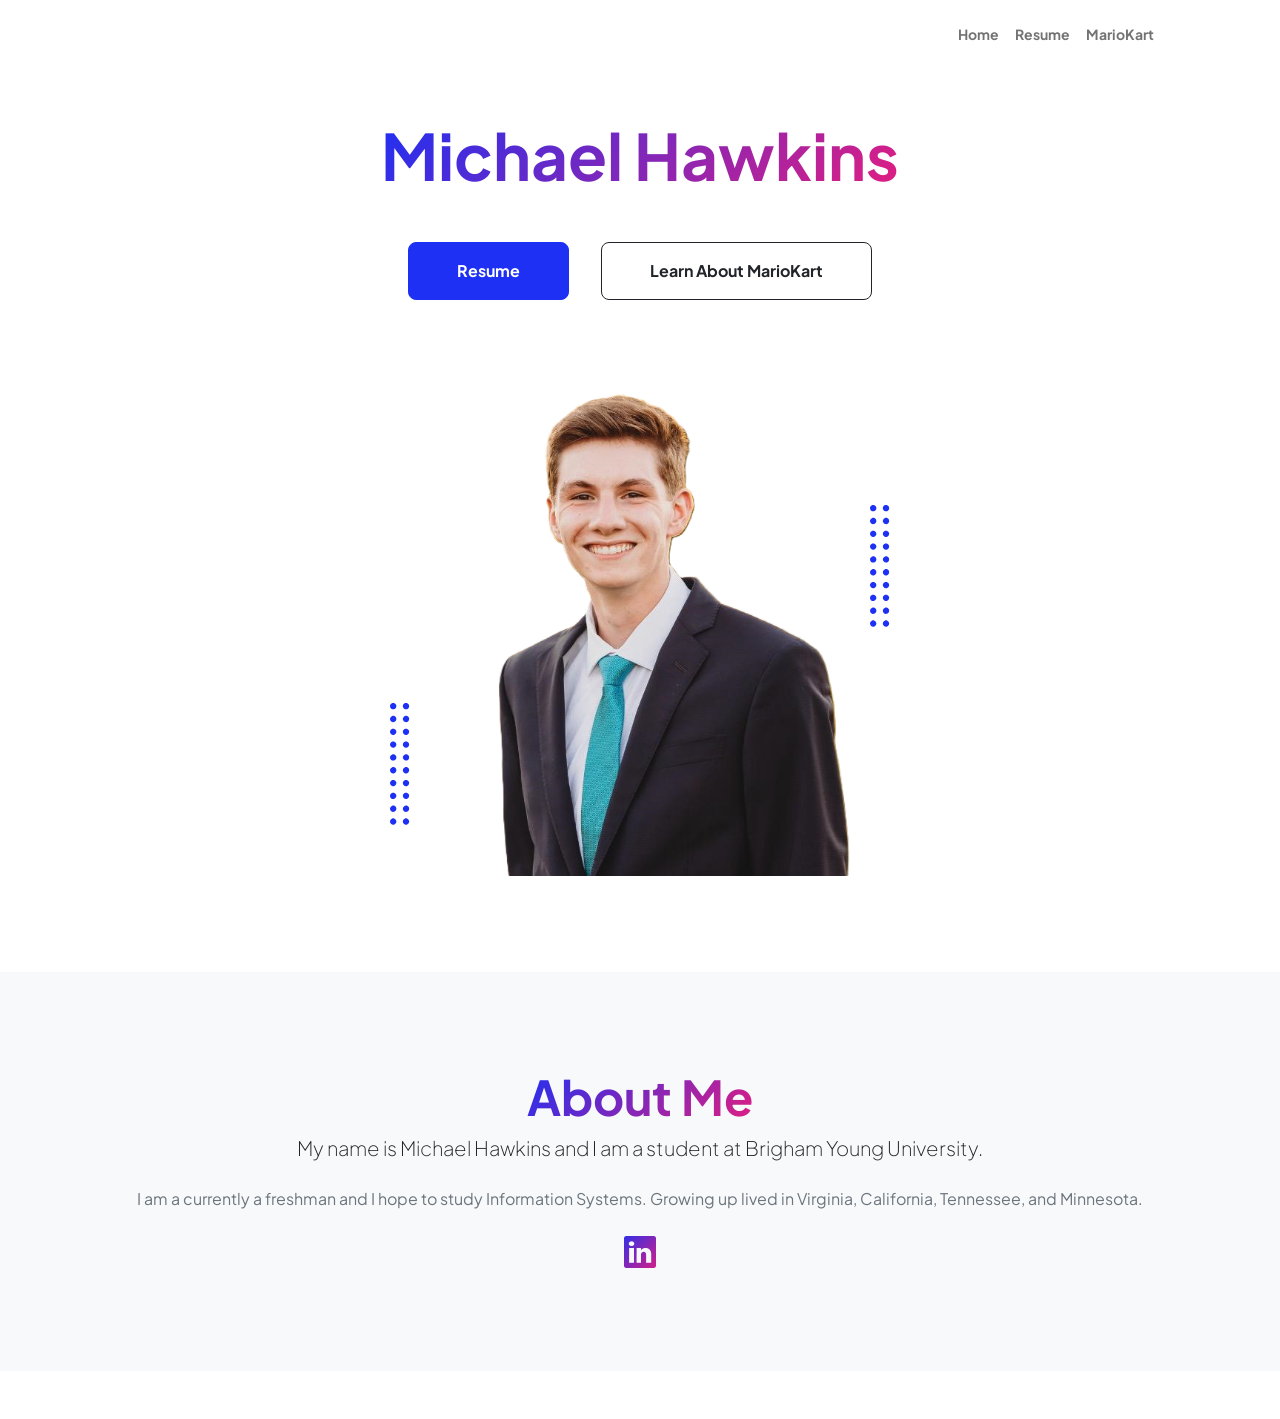
<file: index.html>
<!DOCTYPE html>
<html lang="en">
    <head>
        <meta charset="utf-8" />
        <meta name="viewport" content="width=device-width, initial-scale=1, shrink-to-fit=no" />
        <meta name="description" content="" />
        <meta name="author" content="" />
        <title>Personal - Start Bootstrap Theme</title>
        <!-- Favicon-->
        <link rel="icon" type="image/x-icon" href="assets/favicon.ico" />
        <!-- Custom Google font-->
        <link rel="preconnect" href="https://fonts.googleapis.com" />
        <link rel="preconnect" href="https://fonts.gstatic.com" crossorigin />
        <link href="https://fonts.googleapis.com/css2?family=Plus+Jakarta+Sans:wght@100;200;300;400;500;600;700;800;900&amp;display=swap" rel="stylesheet" />
        <!-- Bootstrap icons-->
        <link href="https://cdn.jsdelivr.net/npm/bootstrap-icons@1.8.1/font/bootstrap-icons.css" rel="stylesheet" />
        <!-- Core theme CSS (includes Bootstrap)-->
        <link href="css/styles.css" rel="stylesheet" />
    </head>
    <body class="d-flex flex-column h-100">
        <main class="flex-shrink-0">
            <!-- Navigation-->
            <nav class="navbar navbar-expand-lg navbar-light bg-white py-3">
                <div class="container px-5">
                    <a class="navbar-brand" href="index.html"><span class="fw-bolder text-primary"></span></a>
                    <button class="navbar-toggler" type="button" data-bs-toggle="collapse" data-bs-target="#navbarSupportedContent" aria-controls="navbarSupportedContent" aria-expanded="false" aria-label="Toggle navigation"><span class="navbar-toggler-icon"></span></button>
                    <div class="collapse navbar-collapse" id="navbarSupportedContent">
                        <ul class="navbar-nav ms-auto mb-2 mb-lg-0 small fw-bolder">
                            <li class="nav-item"><a class="nav-link" href="index.html">Home</a></li>
                            <li class="nav-item"><a class="nav-link" href="resume.html">Resume</a></li>
                            <li class="nav-item"><a class="nav-link" href="hobbies.html">MarioKart</a></li>
                            <!-- <li class="nav-item"><a class="nav-link" href="contact.html">Contact</a></li> -->
                        </ul>
                    </div>
                </div>
            </nav>
            <!-- Header-->
            <header class="py-5">
                <div class="container px-5 pb-5">
                    <div class="row gx-5 align-items-center">
                        <div class="col-xxl-5">
                            <!-- Header text content-->
                            <div class="text-center text-xxl-start">
                                <!-- <div class="badge bg-gradient-primary-to-secondary text-white mb-4"><div class="text-uppercase">Design &middot; Development &middot; Marketing</div></div>
                                <div class="fs-3 fw-light text-muted"></div> -->
                                <h1 class="display-3 fw-bolder mb-5"><span class="text-gradient d-inline">Michael Hawkins</span></h1>
                                <div class="d-grid gap-3 d-sm-flex justify-content-sm-center justify-content-xxl-start mb-3">
                                    <a class="btn btn-primary btn-lg px-5 py-3 me-sm-3 fs-6 fw-bolder" href="resume.html">Resume</a>
                                    <a class="btn btn-outline-dark btn-lg px-5 py-3 fs-6 fw-bolder" href="hobbies.html">Learn About MarioKart</a>
                                </div>
                            </div>
                        </div>
                        <div class="col-xxl-7">
                            <!-- Header profile picture-->
                            <div class="d-flex justify-content-center mt-5 mt-xxl-0">
                                <div class="profile bg-gradient-primary-to-secondary">
                                    <!-- TIP: For best results, use a photo with a transparent background like the demo example below-->
                                    <!-- Watch a tutorial on how to do this on YouTube (link)-->
                                    <img class="profile-img" src="assets/profile.png" alt="..." />
                                    <div class="dots-1">
                                        <!-- SVG Dots-->
                                        <svg version="1.1" xmlns="http://www.w3.org/2000/svg" xmlns:xlink="http://www.w3.org/1999/xlink" x="0px" y="0px" viewBox="0 0 191.6 1215.4" style="enable-background: new 0 0 191.6 1215.4" xml:space="preserve">
                                            <g transform="translate(0.000000,1280.000000) scale(0.100000,-0.100000)">
                                                <path d="M227.7,12788.6c-105-35-200-141-222-248c-43-206,163-412,369-369c155,32,275,190,260,339c-11,105-90,213-190,262        C383.7,12801.6,289.7,12808.6,227.7,12788.6z"></path>
                                                <path d="M1507.7,12788.6c-151-50-253-216-222-362c25-119,136-230,254-255c194-41,395,142,375,339c-11,105-90,213-190,262        C1663.7,12801.6,1569.7,12808.6,1507.7,12788.6z"></path>
                                                <path d="M227.7,11508.6c-105-35-200-141-222-248c-43-206,163-412,369-369c155,32,275,190,260,339c-11,105-90,213-190,262        C383.7,11521.6,289.7,11528.6,227.7,11508.6z"></path>
                                                <path d="M1507.7,11508.6c-151-50-253-216-222-362c25-119,136-230,254-255c194-41,395,142,375,339c-11,105-90,213-190,262        C1663.7,11521.6,1569.7,11528.6,1507.7,11508.6z"></path>
                                                <path d="M227.7,10228.6c-105-35-200-141-222-248c-43-206,163-412,369-369c155,32,275,190,260,339c-11,105-90,213-190,262        C383.7,10241.6,289.7,10248.6,227.7,10228.6z"></path>
                                                <path d="M1507.7,10228.6c-105-35-200-141-222-248c-43-206,163-412,369-369c155,32,275,190,260,339c-11,105-90,213-190,262        C1663.7,10241.6,1569.7,10248.6,1507.7,10228.6z"></path>
                                                <path d="M227.7,8948.6c-105-35-200-141-222-248c-43-206,163-412,369-369c155,32,275,190,260,339c-11,105-90,213-190,262        C383.7,8961.6,289.7,8968.6,227.7,8948.6z"></path>
                                                <path d="M1507.7,8948.6c-105-35-200-141-222-248c-43-206,163-412,369-369c155,32,275,190,260,339c-11,105-90,213-190,262        C1663.7,8961.6,1569.7,8968.6,1507.7,8948.6z"></path>
                                                <path d="M227.7,7668.6c-105-35-200-141-222-248c-43-206,163-412,369-369c155,32,275,190,260,339c-11,105-90,213-190,262        C383.7,7681.6,289.7,7688.6,227.7,7668.6z"></path>
                                                <path d="M1507.7,7668.6c-105-35-200-141-222-248c-43-206,163-412,369-369c155,32,275,190,260,339c-11,105-90,213-190,262        C1663.7,7681.6,1569.7,7688.6,1507.7,7668.6z"></path>
                                                <path d="M227.7,6388.6c-105-35-200-141-222-248c-43-206,163-412,369-369c155,32,275,190,260,339c-11,105-90,213-190,262        C383.7,6401.6,289.7,6408.6,227.7,6388.6z"></path>
                                                <path d="M1507.7,6388.6c-105-35-200-141-222-248c-43-206,163-412,369-369c155,32,275,190,260,339c-11,105-90,213-190,262        C1663.7,6401.6,1569.7,6408.6,1507.7,6388.6z"></path>
                                                <path d="M227.7,5108.6c-105-35-200-141-222-248c-43-206,163-412,369-369c155,32,275,190,260,339c-11,105-90,213-190,262        C383.7,5121.6,289.7,5128.6,227.7,5108.6z"></path>
                                                <path d="M1507.7,5108.6c-105-35-200-141-222-248c-43-206,163-412,369-369c155,32,275,190,260,339c-11,105-90,213-190,262        C1663.7,5121.6,1569.7,5128.6,1507.7,5108.6z"></path>
                                                <path d="M227.7,3828.6c-105-35-200-141-222-248c-43-206,163-412,369-369c155,32,275,190,260,339c-11,105-90,213-190,262        C383.7,3841.6,289.7,3848.6,227.7,3828.6z"></path>
                                                <path d="M1507.7,3828.6c-105-35-200-141-222-248c-43-206,163-412,369-369c155,32,275,190,260,339c-11,105-90,213-190,262        C1663.7,3841.6,1569.7,3848.6,1507.7,3828.6z"></path>
                                                <path d="M227.7,2548.6c-105-35-200-141-222-248c-43-206,163-412,369-369c155,32,275,190,260,339c-11,105-90,213-190,262        C383.7,2561.6,289.7,2568.6,227.7,2548.6z"></path>
                                                <path d="M1507.7,2548.6c-105-35-200-141-222-248c-43-206,163-412,369-369c155,32,275,190,260,339c-11,105-90,213-190,262        C1663.7,2561.6,1569.7,2568.6,1507.7,2548.6z"></path>
                                                <path d="M227.7,1268.6c-105-35-200-141-222-248c-43-206,163-412,369-369c155,32,275,190,260,339c-11,105-90,213-190,262        C383.7,1281.6,289.7,1288.6,227.7,1268.6z"></path>
                                                <path d="M1507.7,1268.6c-105-35-200-141-222-248c-43-206,163-412,369-369c155,32,275,190,260,339c-11,105-90,213-190,262        C1663.7,1281.6,1569.7,1288.6,1507.7,1268.6z"></path>
                                            </g>
                                        </svg>
                                        <!-- END of SVG dots-->
                                    </div>
                                    <div class="dots-2">
                                        <!-- SVG Dots-->
                                        <svg version="1.1" xmlns="http://www.w3.org/2000/svg" xmlns:xlink="http://www.w3.org/1999/xlink" x="0px" y="0px" viewBox="0 0 191.6 1215.4" style="enable-background: new 0 0 191.6 1215.4" xml:space="preserve">
                                            <g transform="translate(0.000000,1280.000000) scale(0.100000,-0.100000)">
                                                <path d="M227.7,12788.6c-105-35-200-141-222-248c-43-206,163-412,369-369c155,32,275,190,260,339c-11,105-90,213-190,262        C383.7,12801.6,289.7,12808.6,227.7,12788.6z"></path>
                                                <path d="M1507.7,12788.6c-151-50-253-216-222-362c25-119,136-230,254-255c194-41,395,142,375,339c-11,105-90,213-190,262        C1663.7,12801.6,1569.7,12808.6,1507.7,12788.6z"></path>
                                                <path d="M227.7,11508.6c-105-35-200-141-222-248c-43-206,163-412,369-369c155,32,275,190,260,339c-11,105-90,213-190,262        C383.7,11521.6,289.7,11528.6,227.7,11508.6z"></path>
                                                <path d="M1507.7,11508.6c-151-50-253-216-222-362c25-119,136-230,254-255c194-41,395,142,375,339c-11,105-90,213-190,262        C1663.7,11521.6,1569.7,11528.6,1507.7,11508.6z"></path>
                                                <path d="M227.7,10228.6c-105-35-200-141-222-248c-43-206,163-412,369-369c155,32,275,190,260,339c-11,105-90,213-190,262        C383.7,10241.6,289.7,10248.6,227.7,10228.6z"></path>
                                                <path d="M1507.7,10228.6c-105-35-200-141-222-248c-43-206,163-412,369-369c155,32,275,190,260,339c-11,105-90,213-190,262        C1663.7,10241.6,1569.7,10248.6,1507.7,10228.6z"></path>
                                                <path d="M227.7,8948.6c-105-35-200-141-222-248c-43-206,163-412,369-369c155,32,275,190,260,339c-11,105-90,213-190,262        C383.7,8961.6,289.7,8968.6,227.7,8948.6z"></path>
                                                <path d="M1507.7,8948.6c-105-35-200-141-222-248c-43-206,163-412,369-369c155,32,275,190,260,339c-11,105-90,213-190,262        C1663.7,8961.6,1569.7,8968.6,1507.7,8948.6z"></path>
                                                <path d="M227.7,7668.6c-105-35-200-141-222-248c-43-206,163-412,369-369c155,32,275,190,260,339c-11,105-90,213-190,262        C383.7,7681.6,289.7,7688.6,227.7,7668.6z"></path>
                                                <path d="M1507.7,7668.6c-105-35-200-141-222-248c-43-206,163-412,369-369c155,32,275,190,260,339c-11,105-90,213-190,262        C1663.7,7681.6,1569.7,7688.6,1507.7,7668.6z"></path>
                                                <path d="M227.7,6388.6c-105-35-200-141-222-248c-43-206,163-412,369-369c155,32,275,190,260,339c-11,105-90,213-190,262        C383.7,6401.6,289.7,6408.6,227.7,6388.6z"></path>
                                                <path d="M1507.7,6388.6c-105-35-200-141-222-248c-43-206,163-412,369-369c155,32,275,190,260,339c-11,105-90,213-190,262        C1663.7,6401.6,1569.7,6408.6,1507.7,6388.6z"></path>
                                                <path d="M227.7,5108.6c-105-35-200-141-222-248c-43-206,163-412,369-369c155,32,275,190,260,339c-11,105-90,213-190,262        C383.7,5121.6,289.7,5128.6,227.7,5108.6z"></path>
                                                <path d="M1507.7,5108.6c-105-35-200-141-222-248c-43-206,163-412,369-369c155,32,275,190,260,339c-11,105-90,213-190,262        C1663.7,5121.6,1569.7,5128.6,1507.7,5108.6z"></path>
                                                <path d="M227.7,3828.6c-105-35-200-141-222-248c-43-206,163-412,369-369c155,32,275,190,260,339c-11,105-90,213-190,262        C383.7,3841.6,289.7,3848.6,227.7,3828.6z"></path>
                                                <path d="M1507.7,3828.6c-105-35-200-141-222-248c-43-206,163-412,369-369c155,32,275,190,260,339c-11,105-90,213-190,262        C1663.7,3841.6,1569.7,3848.6,1507.7,3828.6z"></path>
                                                <path d="M227.7,2548.6c-105-35-200-141-222-248c-43-206,163-412,369-369c155,32,275,190,260,339c-11,105-90,213-190,262        C383.7,2561.6,289.7,2568.6,227.7,2548.6z"></path>
                                                <path d="M1507.7,2548.6c-105-35-200-141-222-248c-43-206,163-412,369-369c155,32,275,190,260,339c-11,105-90,213-190,262        C1663.7,2561.6,1569.7,2568.6,1507.7,2548.6z"></path>
                                                <path d="M227.7,1268.6c-105-35-200-141-222-248c-43-206,163-412,369-369c155,32,275,190,260,339c-11,105-90,213-190,262        C383.7,1281.6,289.7,1288.6,227.7,1268.6z"></path>
                                                <path d="M1507.7,1268.6c-105-35-200-141-222-248c-43-206,163-412,369-369c155,32,275,190,260,339c-11,105-90,213-190,262        C1663.7,1281.6,1569.7,1288.6,1507.7,1268.6z"></path>
                                            </g>
                                        </svg>
                                        <!-- END of SVG dots-->
                                    </div>
                                    <div class="dots-3">
                                        <!-- SVG Dots-->
                                        <svg version="1.1" xmlns="http://www.w3.org/2000/svg" xmlns:xlink="http://www.w3.org/1999/xlink" x="0px" y="0px" viewBox="0 0 191.6 1215.4" style="enable-background: new 0 0 191.6 1215.4" xml:space="preserve">
                                            <g transform="translate(0.000000,1280.000000) scale(0.100000,-0.100000)">
                                                <path d="M227.7,12788.6c-105-35-200-141-222-248c-43-206,163-412,369-369c155,32,275,190,260,339c-11,105-90,213-190,262        C383.7,12801.6,289.7,12808.6,227.7,12788.6z"></path>
                                                <path d="M1507.7,12788.6c-151-50-253-216-222-362c25-119,136-230,254-255c194-41,395,142,375,339c-11,105-90,213-190,262        C1663.7,12801.6,1569.7,12808.6,1507.7,12788.6z"></path>
                                                <path d="M227.7,11508.6c-105-35-200-141-222-248c-43-206,163-412,369-369c155,32,275,190,260,339c-11,105-90,213-190,262        C383.7,11521.6,289.7,11528.6,227.7,11508.6z"></path>
                                                <path d="M1507.7,11508.6c-151-50-253-216-222-362c25-119,136-230,254-255c194-41,395,142,375,339c-11,105-90,213-190,262        C1663.7,11521.6,1569.7,11528.6,1507.7,11508.6z"></path>
                                                <path d="M227.7,10228.6c-105-35-200-141-222-248c-43-206,163-412,369-369c155,32,275,190,260,339c-11,105-90,213-190,262        C383.7,10241.6,289.7,10248.6,227.7,10228.6z"></path>
                                                <path d="M1507.7,10228.6c-105-35-200-141-222-248c-43-206,163-412,369-369c155,32,275,190,260,339c-11,105-90,213-190,262        C1663.7,10241.6,1569.7,10248.6,1507.7,10228.6z"></path>
                                                <path d="M227.7,8948.6c-105-35-200-141-222-248c-43-206,163-412,369-369c155,32,275,190,260,339c-11,105-90,213-190,262        C383.7,8961.6,289.7,8968.6,227.7,8948.6z"></path>
                                                <path d="M1507.7,8948.6c-105-35-200-141-222-248c-43-206,163-412,369-369c155,32,275,190,260,339c-11,105-90,213-190,262        C1663.7,8961.6,1569.7,8968.6,1507.7,8948.6z"></path>
                                                <path d="M227.7,7668.6c-105-35-200-141-222-248c-43-206,163-412,369-369c155,32,275,190,260,339c-11,105-90,213-190,262        C383.7,7681.6,289.7,7688.6,227.7,7668.6z"></path>
                                                <path d="M1507.7,7668.6c-105-35-200-141-222-248c-43-206,163-412,369-369c155,32,275,190,260,339c-11,105-90,213-190,262        C1663.7,7681.6,1569.7,7688.6,1507.7,7668.6z"></path>
                                                <path d="M227.7,6388.6c-105-35-200-141-222-248c-43-206,163-412,369-369c155,32,275,190,260,339c-11,105-90,213-190,262        C383.7,6401.6,289.7,6408.6,227.7,6388.6z"></path>
                                                <path d="M1507.7,6388.6c-105-35-200-141-222-248c-43-206,163-412,369-369c155,32,275,190,260,339c-11,105-90,213-190,262        C1663.7,6401.6,1569.7,6408.6,1507.7,6388.6z"></path>
                                                <path d="M227.7,5108.6c-105-35-200-141-222-248c-43-206,163-412,369-369c155,32,275,190,260,339c-11,105-90,213-190,262        C383.7,5121.6,289.7,5128.6,227.7,5108.6z"></path>
                                                <path d="M1507.7,5108.6c-105-35-200-141-222-248c-43-206,163-412,369-369c155,32,275,190,260,339c-11,105-90,213-190,262        C1663.7,5121.6,1569.7,5128.6,1507.7,5108.6z"></path>
                                                <path d="M227.7,3828.6c-105-35-200-141-222-248c-43-206,163-412,369-369c155,32,275,190,260,339c-11,105-90,213-190,262        C383.7,3841.6,289.7,3848.6,227.7,3828.6z"></path>
                                                <path d="M1507.7,3828.6c-105-35-200-141-222-248c-43-206,163-412,369-369c155,32,275,190,260,339c-11,105-90,213-190,262        C1663.7,3841.6,1569.7,3848.6,1507.7,3828.6z"></path>
                                                <path d="M227.7,2548.6c-105-35-200-141-222-248c-43-206,163-412,369-369c155,32,275,190,260,339c-11,105-90,213-190,262        C383.7,2561.6,289.7,2568.6,227.7,2548.6z"></path>
                                                <path d="M1507.7,2548.6c-105-35-200-141-222-248c-43-206,163-412,369-369c155,32,275,190,260,339c-11,105-90,213-190,262        C1663.7,2561.6,1569.7,2568.6,1507.7,2548.6z"></path>
                                                <path d="M227.7,1268.6c-105-35-200-141-222-248c-43-206,163-412,369-369c155,32,275,190,260,339c-11,105-90,213-190,262        C383.7,1281.6,289.7,1288.6,227.7,1268.6z"></path>
                                                <path d="M1507.7,1268.6c-105-35-200-141-222-248c-43-206,163-412,369-369c155,32,275,190,260,339c-11,105-90,213-190,262        C1663.7,1281.6,1569.7,1288.6,1507.7,1268.6z"></path>
                                            </g>
                                        </svg>
                                        <!-- END of SVG dots-->
                                    </div>
                                    <div class="dots-4">
                                        <!-- SVG Dots-->
                                        <svg version="1.1" xmlns="http://www.w3.org/2000/svg" xmlns:xlink="http://www.w3.org/1999/xlink" x="0px" y="0px" viewBox="0 0 191.6 1215.4" style="enable-background: new 0 0 191.6 1215.4" xml:space="preserve">
                                            <g transform="translate(0.000000,1280.000000) scale(0.100000,-0.100000)">
                                                <path d="M227.7,12788.6c-105-35-200-141-222-248c-43-206,163-412,369-369c155,32,275,190,260,339c-11,105-90,213-190,262        C383.7,12801.6,289.7,12808.6,227.7,12788.6z"></path>
                                                <path d="M1507.7,12788.6c-151-50-253-216-222-362c25-119,136-230,254-255c194-41,395,142,375,339c-11,105-90,213-190,262        C1663.7,12801.6,1569.7,12808.6,1507.7,12788.6z"></path>
                                                <path d="M227.7,11508.6c-105-35-200-141-222-248c-43-206,163-412,369-369c155,32,275,190,260,339c-11,105-90,213-190,262        C383.7,11521.6,289.7,11528.6,227.7,11508.6z"></path>
                                                <path d="M1507.7,11508.6c-151-50-253-216-222-362c25-119,136-230,254-255c194-41,395,142,375,339c-11,105-90,213-190,262        C1663.7,11521.6,1569.7,11528.6,1507.7,11508.6z"></path>
                                                <path d="M227.7,10228.6c-105-35-200-141-222-248c-43-206,163-412,369-369c155,32,275,190,260,339c-11,105-90,213-190,262        C383.7,10241.6,289.7,10248.6,227.7,10228.6z"></path>
                                                <path d="M1507.7,10228.6c-105-35-200-141-222-248c-43-206,163-412,369-369c155,32,275,190,260,339c-11,105-90,213-190,262        C1663.7,10241.6,1569.7,10248.6,1507.7,10228.6z"></path>
                                                <path d="M227.7,8948.6c-105-35-200-141-222-248c-43-206,163-412,369-369c155,32,275,190,260,339c-11,105-90,213-190,262        C383.7,8961.6,289.7,8968.6,227.7,8948.6z"></path>
                                                <path d="M1507.7,8948.6c-105-35-200-141-222-248c-43-206,163-412,369-369c155,32,275,190,260,339c-11,105-90,213-190,262        C1663.7,8961.6,1569.7,8968.6,1507.7,8948.6z"></path>
                                                <path d="M227.7,7668.6c-105-35-200-141-222-248c-43-206,163-412,369-369c155,32,275,190,260,339c-11,105-90,213-190,262        C383.7,7681.6,289.7,7688.6,227.7,7668.6z"></path>
                                                <path d="M1507.7,7668.6c-105-35-200-141-222-248c-43-206,163-412,369-369c155,32,275,190,260,339c-11,105-90,213-190,262        C1663.7,7681.6,1569.7,7688.6,1507.7,7668.6z"></path>
                                                <path d="M227.7,6388.6c-105-35-200-141-222-248c-43-206,163-412,369-369c155,32,275,190,260,339c-11,105-90,213-190,262        C383.7,6401.6,289.7,6408.6,227.7,6388.6z"></path>
                                                <path d="M1507.7,6388.6c-105-35-200-141-222-248c-43-206,163-412,369-369c155,32,275,190,260,339c-11,105-90,213-190,262        C1663.7,6401.6,1569.7,6408.6,1507.7,6388.6z"></path>
                                                <path d="M227.7,5108.6c-105-35-200-141-222-248c-43-206,163-412,369-369c155,32,275,190,260,339c-11,105-90,213-190,262        C383.7,5121.6,289.7,5128.6,227.7,5108.6z"></path>
                                                <path d="M1507.7,5108.6c-105-35-200-141-222-248c-43-206,163-412,369-369c155,32,275,190,260,339c-11,105-90,213-190,262        C1663.7,5121.6,1569.7,5128.6,1507.7,5108.6z"></path>
                                                <path d="M227.7,3828.6c-105-35-200-141-222-248c-43-206,163-412,369-369c155,32,275,190,260,339c-11,105-90,213-190,262        C383.7,3841.6,289.7,3848.6,227.7,3828.6z"></path>
                                                <path d="M1507.7,3828.6c-105-35-200-141-222-248c-43-206,163-412,369-369c155,32,275,190,260,339c-11,105-90,213-190,262        C1663.7,3841.6,1569.7,3848.6,1507.7,3828.6z"></path>
                                                <path d="M227.7,2548.6c-105-35-200-141-222-248c-43-206,163-412,369-369c155,32,275,190,260,339c-11,105-90,213-190,262        C383.7,2561.6,289.7,2568.6,227.7,2548.6z"></path>
                                                <path d="M1507.7,2548.6c-105-35-200-141-222-248c-43-206,163-412,369-369c155,32,275,190,260,339c-11,105-90,213-190,262        C1663.7,2561.6,1569.7,2568.6,1507.7,2548.6z"></path>
                                                <path d="M227.7,1268.6c-105-35-200-141-222-248c-43-206,163-412,369-369c155,32,275,190,260,339c-11,105-90,213-190,262        C383.7,1281.6,289.7,1288.6,227.7,1268.6z"></path>
                                                <path d="M1507.7,1268.6c-105-35-200-141-222-248c-43-206,163-412,369-369c155,32,275,190,260,339c-11,105-90,213-190,262        C1663.7,1281.6,1569.7,1288.6,1507.7,1268.6z"></path>
                                            </g>
                                        </svg>
                                        <!-- END of SVG dots-->
                                    </div>
                                </div>
                            </div>
                        </div>
                    </div>
                </div>
            </header>
            <!-- About Section-->
            <section class="bg-light py-5">
                <div class="container px-5">
                    <div class="row gx-5 justify-content-center">
                        <div class="col-xxl-8">
                            <div class="text-center my-5">
                                <h2 class="display-5 fw-bolder"><span class="text-gradient d-inline">About Me</span></h2>
                                <p class="lead fw-light mb-4">My name is Michael Hawkins and I am a student at Brigham Young University.</p>
                                <p class="text-muted">I am a currently a freshman and I hope to study Information Systems. Growing up lived in Virginia, California, Tennessee, and Minnesota. </p>
                                <div class="d-flex justify-content-center fs-2 gap-4">
                                    <!-- <a class="text-gradient" href="#!"><i class="bi bi-twitter"></i></a> -->
                                    <a class="text-gradient" href="https://www.linkedin.com/in/michael-hawkins-81933a2b6"><i class="bi bi-linkedin"></i></a>
                                    <!-- <a class="text-gradient" href="#!"><i class="bi bi-github"></i></a> -->
                                </div>
                            </div>
                        </div>
                    </div>
                </div>
            </section>
        </main>
        <!-- Footer-->
        <footer class="bg-white py-4 mt-auto">
            <div class="container px-5">
                <div class="row align-items-center justify-content-between flex-column flex-sm-row">
                    <!-- <div class="col-auto"><div class="small m-0">Copyright &copy; Michael Hawkins 2023</div></div> -->
                    <div class="col-auto">
                        <!-- <a class="small" href="#!">Privacy</a>
                        <span class="mx-1">&middot;</span>
                        <a class="small" href="#!">Terms</a>
                        <span class="mx-1">&middot;</span>
                        <a class="small" href="#!">Contact</a> -->
                    </div>
                </div>
            </div>
        </footer>
        <!-- Bootstrap core JS-->
        <script src="https://cdn.jsdelivr.net/npm/bootstrap@5.2.3/dist/js/bootstrap.bundle.min.js"></script>
        <!-- Core theme JS-->
        <script src="js/scripts.js"></script>
    </body>
</html>
</file>
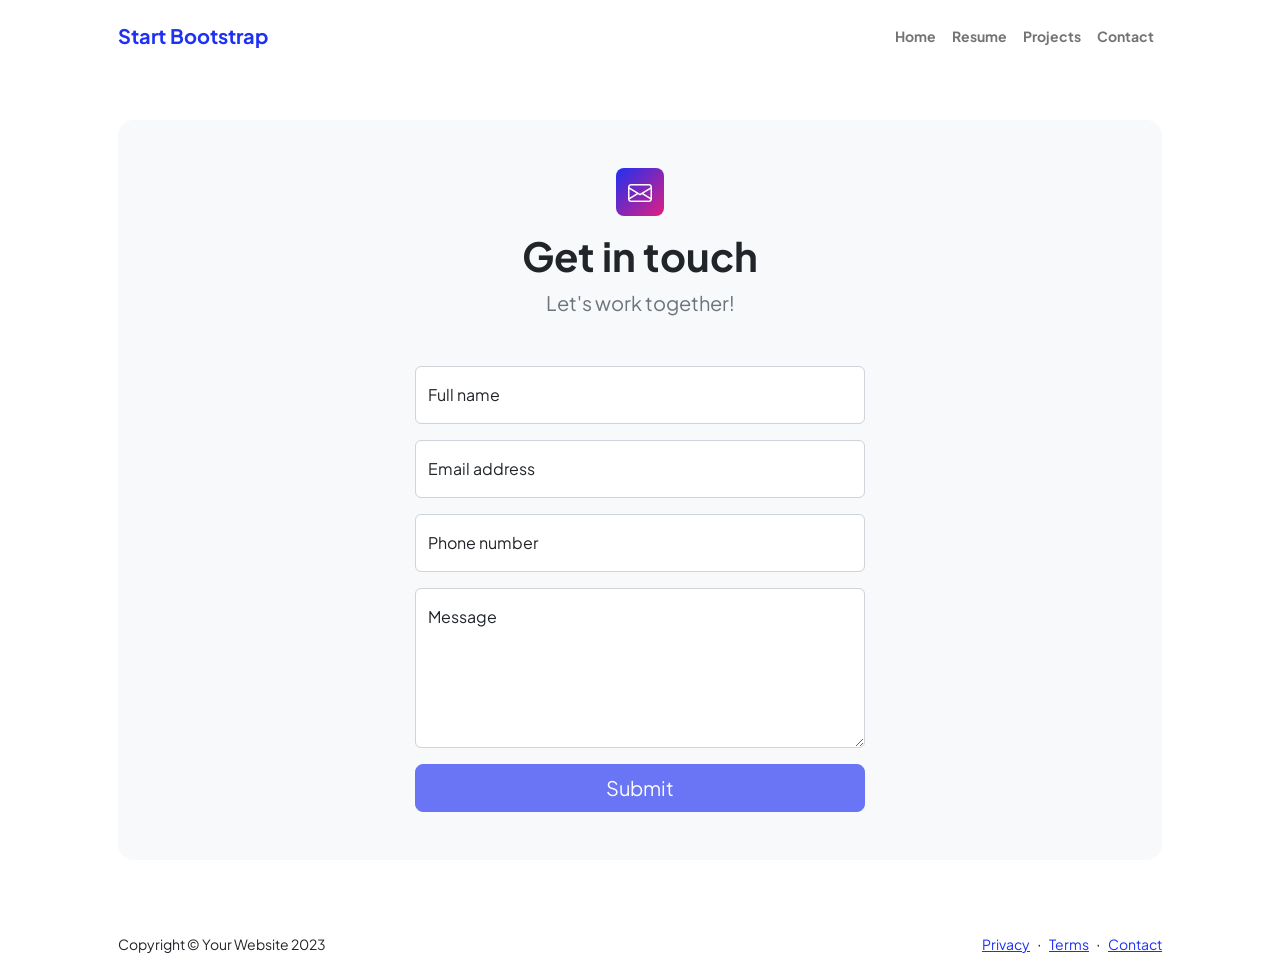
<file: contact.html>
<!DOCTYPE html>
<html lang="en">
    <head>
        <meta charset="utf-8" />
        <meta name="viewport" content="width=device-width, initial-scale=1, shrink-to-fit=no" />
        <meta name="description" content />
        <meta name="author" content />
        <title>Modern Business - Start Bootstrap Template</title>
        <!-- Favicon-->
        <link rel="icon" type="image/x-icon" href="assets/favicon.ico" />
        <!-- Custom Google font-->
        <link rel="preconnect" href="https://fonts.googleapis.com" />
        <link rel="preconnect" href="https://fonts.gstatic.com" crossorigin />
        <link href="https://fonts.googleapis.com/css2?family=Plus+Jakarta+Sans:wght@100;200;300;400;500;600;700;800;900&amp;display=swap" rel="stylesheet" />
        <!-- Bootstrap icons-->
        <link href="https://cdn.jsdelivr.net/npm/bootstrap-icons@1.8.1/font/bootstrap-icons.css" rel="stylesheet" />
        <!-- Core theme CSS (includes Bootstrap)-->
        <link href="css/styles.css" rel="stylesheet" />
    </head>
    <body class="d-flex flex-column">
        <main class="flex-shrink-0">
            <!-- Navigation-->
            <nav class="navbar navbar-expand-lg navbar-light bg-white py-3">
                <div class="container px-5">
                    <a class="navbar-brand" href="index.html"><span class="fw-bolder text-primary">Start Bootstrap</span></a>
                    <button class="navbar-toggler" type="button" data-bs-toggle="collapse" data-bs-target="#navbarSupportedContent" aria-controls="navbarSupportedContent" aria-expanded="false" aria-label="Toggle navigation"><span class="navbar-toggler-icon"></span></button>
                    <div class="collapse navbar-collapse" id="navbarSupportedContent">
                        <ul class="navbar-nav ms-auto mb-2 mb-lg-0 small fw-bolder">
                            <li class="nav-item"><a class="nav-link" href="index.html">Home</a></li>
                            <li class="nav-item"><a class="nav-link" href="resume.html">Resume</a></li>
                            <li class="nav-item"><a class="nav-link" href="projects.html">Projects</a></li>
                            <li class="nav-item"><a class="nav-link" href="contact.html">Contact</a></li>
                        </ul>
                    </div>
                </div>
            </nav>
            <!-- Page content-->
            <section class="py-5">
                <div class="container px-5">
                    <!-- Contact form-->
                    <div class="bg-light rounded-4 py-5 px-4 px-md-5">
                        <div class="text-center mb-5">
                            <div class="feature bg-primary bg-gradient-primary-to-secondary text-white rounded-3 mb-3"><i class="bi bi-envelope"></i></div>
                            <h1 class="fw-bolder">Get in touch</h1>
                            <p class="lead fw-normal text-muted mb-0">Let's work together!</p>
                        </div>
                        <div class="row gx-5 justify-content-center">
                            <div class="col-lg-8 col-xl-6">
                                <!-- * * * * * * * * * * * * * * *-->
                                <!-- * * SB Forms Contact Form * *-->
                                <!-- * * * * * * * * * * * * * * *-->
                                <!-- This form is pre-integrated with SB Forms.-->
                                <!-- To make this form functional, sign up at-->
                                <!-- https://startbootstrap.com/solution/contact-forms-->
                                <!-- to get an API token!-->
                                <form id="contactForm" data-sb-form-api-token="API_TOKEN">
                                    <!-- Name input-->
                                    <div class="form-floating mb-3">
                                        <input class="form-control" id="name" type="text" placeholder="Enter your name..." data-sb-validations="required" />
                                        <label for="name">Full name</label>
                                        <div class="invalid-feedback" data-sb-feedback="name:required">A name is required.</div>
                                    </div>
                                    <!-- Email address input-->
                                    <div class="form-floating mb-3">
                                        <input class="form-control" id="email" type="email" placeholder="name@example.com" data-sb-validations="required,email" />
                                        <label for="email">Email address</label>
                                        <div class="invalid-feedback" data-sb-feedback="email:required">An email is required.</div>
                                        <div class="invalid-feedback" data-sb-feedback="email:email">Email is not valid.</div>
                                    </div>
                                    <!-- Phone number input-->
                                    <div class="form-floating mb-3">
                                        <input class="form-control" id="phone" type="tel" placeholder="(123) 456-7890" data-sb-validations="required" />
                                        <label for="phone">Phone number</label>
                                        <div class="invalid-feedback" data-sb-feedback="phone:required">A phone number is required.</div>
                                    </div>
                                    <!-- Message input-->
                                    <div class="form-floating mb-3">
                                        <textarea class="form-control" id="message" type="text" placeholder="Enter your message here..." style="height: 10rem" data-sb-validations="required"></textarea>
                                        <label for="message">Message</label>
                                        <div class="invalid-feedback" data-sb-feedback="message:required">A message is required.</div>
                                    </div>
                                    <!-- Submit success message-->
                                    <!---->
                                    <!-- This is what your users will see when the form-->
                                    <!-- has successfully submitted-->
                                    <div class="d-none" id="submitSuccessMessage">
                                        <div class="text-center mb-3">
                                            <div class="fw-bolder">Form submission successful!</div>
                                            To activate this form, sign up at
                                            <br />
                                            <a href="https://startbootstrap.com/solution/contact-forms">https://startbootstrap.com/solution/contact-forms</a>
                                        </div>
                                    </div>
                                    <!-- Submit error message-->
                                    <!---->
                                    <!-- This is what your users will see when there is-->
                                    <!-- an error submitting the form-->
                                    <div class="d-none" id="submitErrorMessage"><div class="text-center text-danger mb-3">Error sending message!</div></div>
                                    <!-- Submit Button-->
                                    <div class="d-grid"><button class="btn btn-primary btn-lg disabled" id="submitButton" type="submit">Submit</button></div>
                                </form>
                            </div>
                        </div>
                    </div>
                </div>
            </section>
        </main>
        <!-- Footer-->
        <footer class="bg-white py-4 mt-auto">
            <div class="container px-5">
                <div class="row align-items-center justify-content-between flex-column flex-sm-row">
                    <div class="col-auto"><div class="small m-0">Copyright &copy; Your Website 2023</div></div>
                    <div class="col-auto">
                        <a class="small" href="#!">Privacy</a>
                        <span class="mx-1">&middot;</span>
                        <a class="small" href="#!">Terms</a>
                        <span class="mx-1">&middot;</span>
                        <a class="small" href="#!">Contact</a>
                    </div>
                </div>
            </div>
        </footer>
        <!-- Bootstrap core JS-->
        <script src="https://cdn.jsdelivr.net/npm/bootstrap@5.2.3/dist/js/bootstrap.bundle.min.js"></script>
        <!-- Core theme JS-->
        <script src="js/scripts.js"></script>
        <!-- * * * * * * * * * * * * * * * * * * * * * * * * * * * * * * * * * * * * * * * *-->
        <!-- * *                               SB Forms JS                               * *-->
        <!-- * * Activate your form at https://startbootstrap.com/solution/contact-forms * *-->
        <!-- * * * * * * * * * * * * * * * * * * * * * * * * * * * * * * * * * * * * * * * *-->
        <script src="https://cdn.startbootstrap.com/sb-forms-latest.js"></script>
    </body>
</html>
</file>
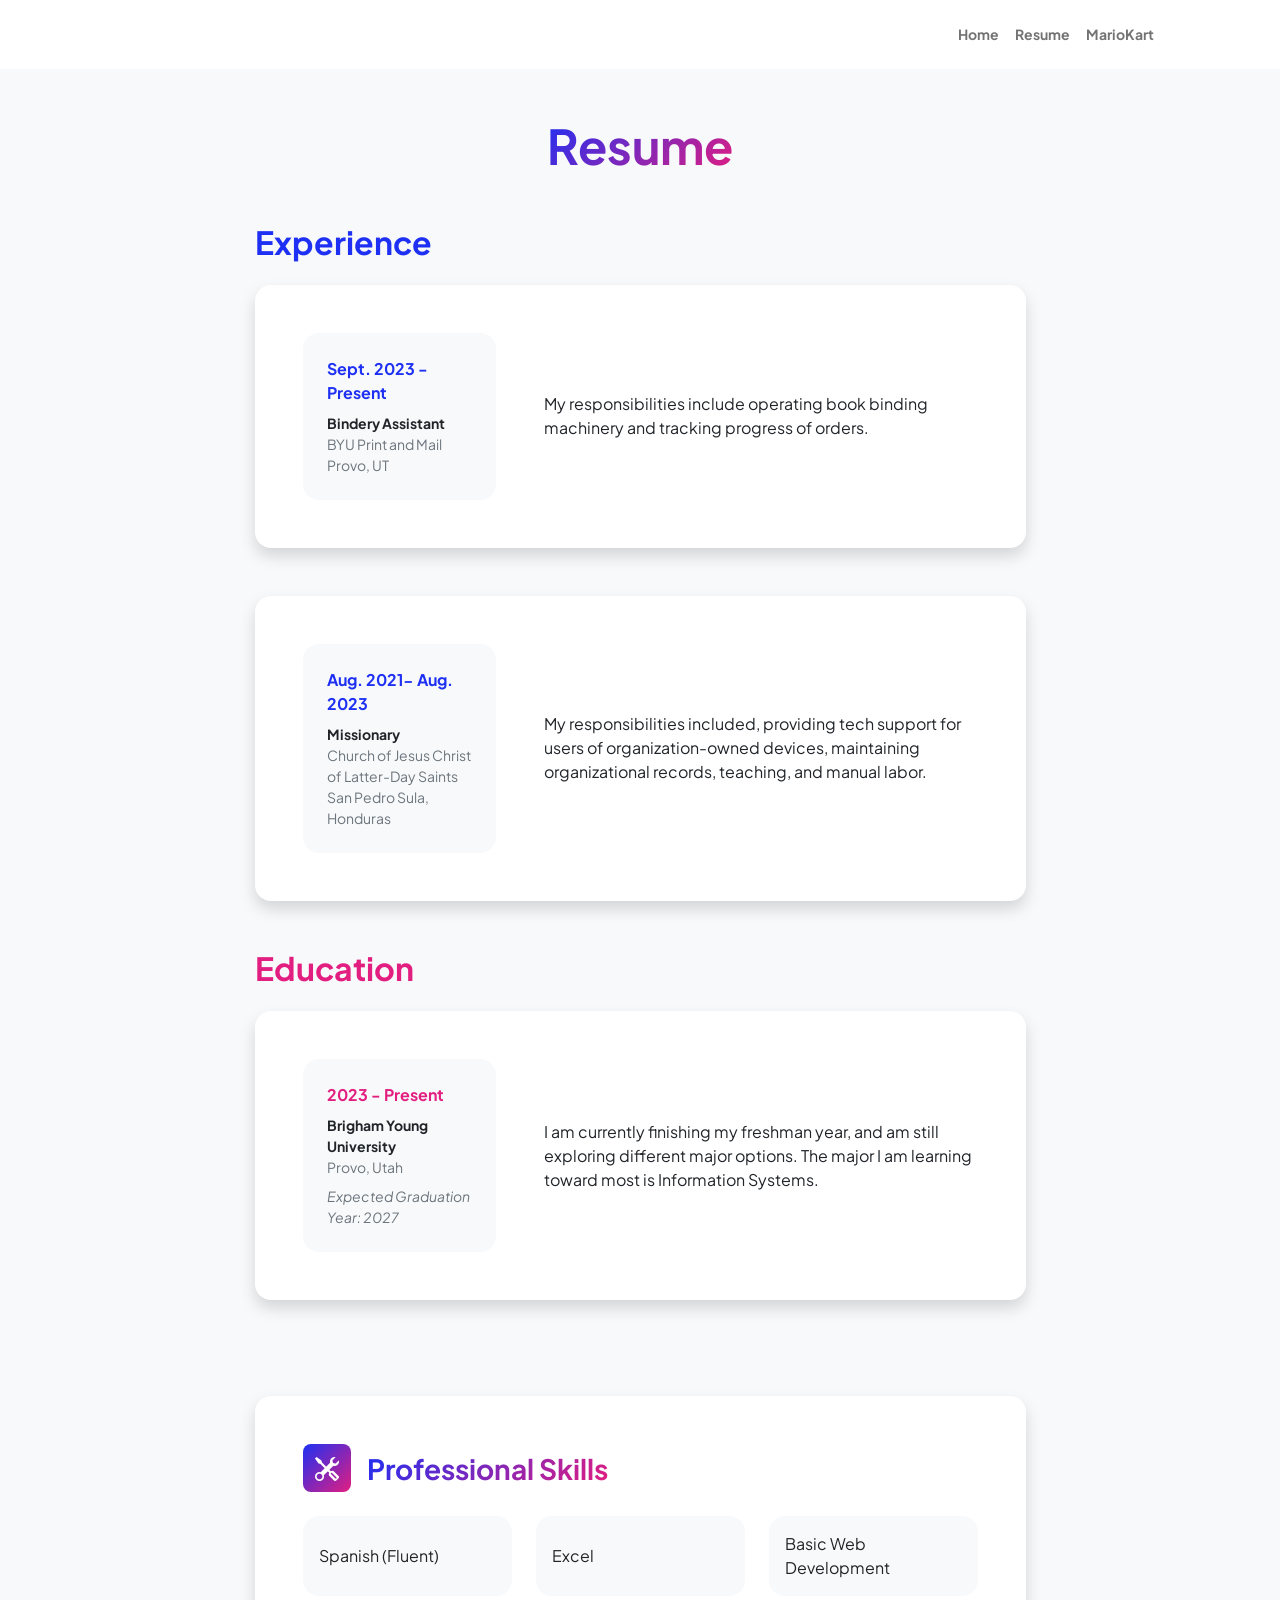
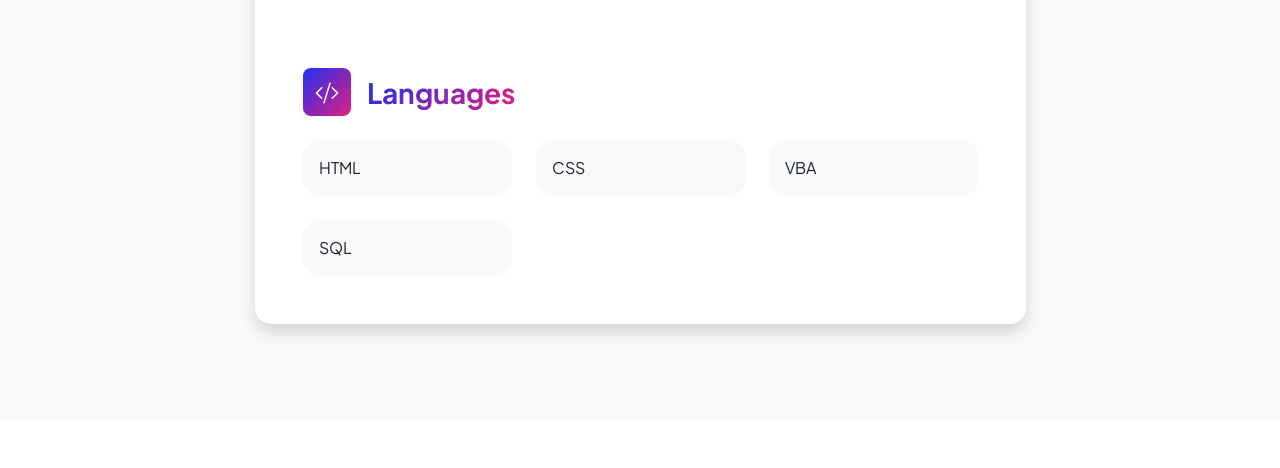
<file: resume.html>
<!DOCTYPE html>
<html lang="en">
    <head>
        <meta charset="utf-8" />
        <meta name="viewport" content="width=device-width, initial-scale=1, shrink-to-fit=no" />
        <meta name="description" content="" />
        <meta name="author" content="" />
        <title>Personal - Start Bootstrap Template</title>
        <!-- Favicon-->
        <link rel="icon" type="image/x-icon" href="assets/favicon.ico" />
        <!-- Custom Google font-->
        <link rel="preconnect" href="https://fonts.googleapis.com" />
        <link rel="preconnect" href="https://fonts.gstatic.com" crossorigin />
        <link href="https://fonts.googleapis.com/css2?family=Plus+Jakarta+Sans:wght@100;200;300;400;500;600;700;800;900&amp;display=swap" rel="stylesheet" />
        <!-- Bootstrap icons-->
        <link href="https://cdn.jsdelivr.net/npm/bootstrap-icons@1.8.1/font/bootstrap-icons.css" rel="stylesheet" />
        <!-- Core theme CSS (includes Bootstrap)-->
        <link href="css/styles.css" rel="stylesheet" />
    </head>
    <body class="d-flex flex-column h-100 bg-light">
        <main class="flex-shrink-0">
            <!-- Navigation-->
            <nav class="navbar navbar-expand-lg navbar-light bg-white py-3">
                <div class="container px-5">
                    <a class="navbar-brand" href="index.html"><span class="fw-bolder text-primary"></span></a>
                    <button class="navbar-toggler" type="button" data-bs-toggle="collapse" data-bs-target="#navbarSupportedContent" aria-controls="navbarSupportedContent" aria-expanded="false" aria-label="Toggle navigation"><span class="navbar-toggler-icon"></span></button>
                    <div class="collapse navbar-collapse" id="navbarSupportedContent">
                        <ul class="navbar-nav ms-auto mb-2 mb-lg-0 small fw-bolder">
                            <li class="nav-item"><a class="nav-link" href="index.html">Home</a></li>
                            <li class="nav-item"><a class="nav-link" href="resume.html">Resume</a></li>
                            <li class="nav-item"><a class="nav-link" href="hobbies.html">MarioKart</a></li>
                            <!-- <li class="nav-item"><a class="nav-link" href="contact.html">Contact</a></li> -->
                        </ul>
                    </div>
                </div>
            </nav>
            <!-- Page Content-->
            <div class="container px-5 my-5">
                <div class="text-center mb-5">
                    <h1 class="display-5 fw-bolder mb-0"><span class="text-gradient d-inline">Resume</span></h1>
                </div>
                <div class="row gx-5 justify-content-center">
                    <div class="col-lg-11 col-xl-9 col-xxl-8">
                        <!-- Experience Section-->
                        <section>
                            <div class="d-flex align-items-center justify-content-between mb-4">
                                <h2 class="text-primary fw-bolder mb-0">Experience</h2>
                                <!-- Download resume button-->
                                <!-- Note: Set the link href target to a PDF file within your project-->
                            
                                
                                <!-- <a class="btn btn-primary px-4 py-3" href="../assets/Resume(Updated)-Michael Hawkins.pdf">
                                    <div class="d-inline-block bi bi-download me-2"></div>
                                    Download Resume
                                </a> -->
                            </div>
                            <!-- Experience Card 1-->
                            <div class="card shadow border-0 rounded-4 mb-5">
                                <div class="card-body p-5">
                                    <div class="row align-items-center gx-5">
                                        <div class="col text-center text-lg-start mb-4 mb-lg-0">
                                            <div class="bg-light p-4 rounded-4">
                                                <div class="text-primary fw-bolder mb-2"> Sept. 2023 - Present</div>
                                                <div class="small fw-bolder">Bindery Assistant</div>
                                                <div class="small text-muted">BYU Print and Mail</div>
                                                <div class="small text-muted">Provo, UT</div>
                                            </div>
                                        </div>
                                        <div class="col-lg-8"><div>My responsibilities include operating book binding machinery and tracking progress of orders.</div></div>
                                    </div>
                                </div>
                            </div>
                            <!-- Experience Card 2-->
                            <div class="card shadow border-0 rounded-4 mb-5">
                                <div class="card-body p-5">
                                    <div class="row align-items-center gx-5">
                                        <div class="col text-center text-lg-start mb-4 mb-lg-0">
                                            <div class="bg-light p-4 rounded-4">
                                                <div class="text-primary fw-bolder mb-2">Aug. 2021- Aug. 2023</div>
                                                <div class="small fw-bolder">Missionary</div>
                                                <div class="small text-muted">Church of Jesus Christ of Latter-Day Saints</div>
                                                <div class="small text-muted">San Pedro Sula, Honduras</div>
                                            </div>
                                        </div>
                                        <div class="col-lg-8"><div>My responsibilities included, providing tech support for users of organization-owned devices, maintaining organizational records, teaching, and manual labor.</div></div>
                                    </div>
                                </div>
                            </div>
                        </section>
                        <!-- Education Section-->
                        <section>
                            <h2 class="text-secondary fw-bolder mb-4">Education</h2>
                            <!-- Education Card 1-->
                            <div class="card shadow border-0 rounded-4 mb-5">
                                <div class="card-body p-5">
                                    <div class="row align-items-center gx-5">
                                        <div class="col text-center text-lg-start mb-4 mb-lg-0">
                                            <div class="bg-light p-4 rounded-4">
                                                <div class="text-secondary fw-bolder mb-2">2023 - Present</div>
                                                <div class="mb-2">
                                                    <div class="small fw-bolder">Brigham Young University</div>
                                                    <div class="small text-muted">Provo, Utah</div>
                                                </div>
                                                <div class="fst-italic">
                                                    <div class="small text-muted"></div>
                                                    <div class="small text-muted">Expected Graduation Year: 2027</div>
                                                </div>
                                            </div>
                                        </div>
                                        <div class="col-lg-8"><div>I am currently finishing my freshman year, and am still exploring different major options. The major I am learning toward most is Information Systems. </div></div>
                                    </div>
                                </div>
                            </div>
                            <!-- Education Card 2-->
                            <!-- <div class="card shadow border-0 rounded-4 mb-5">
                                <div class="card-body p-5">
                                    <div class="row align-items-center gx-5">
                                        <div class="col text-center text-lg-start mb-4 mb-lg-0">
                                            <div class="bg-light p-4 rounded-4">
                                                <div class="text-secondary fw-bolder mb-2">2011 - 2015</div>
                                                <div class="mb-2">
                                                    <div class="small fw-bolder">ULA</div>
                                                    <div class="small text-muted">Los Angeles, CA</div>
                                                </div>
                                                <div class="fst-italic">
                                                    <div class="small text-muted">Undergraduate</div>
                                                    <div class="small text-muted">Computer Science</div>
                                                </div>
                                            </div>
                                        </div>
                                        <div class="col-lg-8"><div>Lorem ipsum dolor sit amet consectetur adipisicing elit. Delectus laudantium, voluptatem quis repellendus eaque sit animi illo ipsam amet officiis corporis sed aliquam non voluptate corrupti excepturi maxime porro fuga.</div></div>
                                    </div>
                                </div>
                            </div>
                        </section> -->
                        <!-- Divider-->
                        <div class="pb-5"></div>
                        <!-- Skills Section-->
                        <section>
                            <!-- Skillset Card-->
                            <div class="card shadow border-0 rounded-4 mb-5">
                                <div class="card-body p-5">
                                    <!-- Professional skills list-->
                                    <div class="mb-5">
                                        <div class="d-flex align-items-center mb-4">
                                            <div class="feature bg-primary bg-gradient-primary-to-secondary text-white rounded-3 me-3"><i class="bi bi-tools"></i></div>
                                            <h3 class="fw-bolder mb-0"><span class="text-gradient d-inline">Professional Skills</span></h3>
                                        </div>
                                        <div class="row row-cols-1 row-cols-md-3 mb-4">
                                            <div class="col mb-4 mb-md-0"><div class="d-flex align-items-center bg-light rounded-4 p-3 h-100">Spanish (Fluent)</div></div>
                                            <div class="col mb-4 mb-md-0"><div class="d-flex align-items-center bg-light rounded-4 p-3 h-100">Excel</div></div>
                                            <div class="col"><div class="d-flex align-items-center bg-light rounded-4 p-3 h-100">Basic Web Development</div></div>
                                        </div>
                                        <div class="row row-cols-1 row-cols-md-3">
                                            <!-- <div class="col mb-4 mb-md-0"><div class="d-flex align-items-center bg-light rounded-4 p-3 h-100">Excel</div></div>
                                            <div class="col mb-4 mb-md-0"><div class="d-flex align-items-center bg-light rounded-4 p-3 h-100">Adobe Software Suite</div></div>
                                            <div class="col"><div class="d-flex align-items-center bg-light rounded-4 p-3 h-100">User Interface Design</div></div> -->
                                        </div>
                                    </div>
                                    <!-- Languages list-->
                                    <div class="mb-0">
                                        <div class="d-flex align-items-center mb-4">
                                            <div class="feature bg-primary bg-gradient-primary-to-secondary text-white rounded-3 me-3"><i class="bi bi-code-slash"></i></div>
                                            <h3 class="fw-bolder mb-0"><span class="text-gradient d-inline">Languages</span></h3>
                                        </div>
                                        <div class="row row-cols-1 row-cols-md-3 mb-4">
                                            <div class="col mb-4 mb-md-0"><div class="d-flex align-items-center bg-light rounded-4 p-3 h-100">HTML</div></div>
                                            <div class="col mb-4 mb-md-0"><div class="d-flex align-items-center bg-light rounded-4 p-3 h-100">CSS</div></div>
                                            <div class="col"><div class="d-flex align-items-center bg-light rounded-4 p-3 h-100">VBA</div></div>
                                        </div>
                                        <div class="row row-cols-1 row-cols-md-3">
                                            <div class="col mb-4 mb-md-0"><div class="d-flex align-items-center bg-light rounded-4 p-3 h-100">SQL</div></div>
                                            <!-- <div class="col mb-4 mb-md-0"><div class="d-flex align-items-center bg-light rounded-4 p-3 h-100"></div></div>
                                            <div class="col"><div class="d-flex align-items-center bg-light rounded-4 p-3 h-100"></div></div> -->
                                        </div>
                                    </div>
                                </div>
                            </div>
                        </section>
                    </div>
                </div>
            </div>
        </main>
        <!-- Footer-->
        <footer class="bg-white py-4 mt-auto">
            <div class="container px-5">
                <div class="row align-items-center justify-content-between flex-column flex-sm-row">
                    <!-- <div class="col-auto"><div class="small m-0">Copyright &copy; Your Website 2023</div></div> -->
                    <div class="col-auto">
                        <!-- <a class="small" href="#!">Privacy</a>
                        <span class="mx-1">&middot;</span>
                        <a class="small" href="#!">Terms</a>
                        <span class="mx-1">&middot;</span>
                        <a class="small" href="#!">Contact</a> -->
                    </div>
                </div>
            </div>
        </footer>
        <!-- Bootstrap core JS-->
        <script src="https://cdn.jsdelivr.net/npm/bootstrap@5.2.3/dist/js/bootstrap.bundle.min.js"></script>
        <!-- Core theme JS-->
        <script src="js/scripts.js"></script>
    </body>
</html>
</file>
